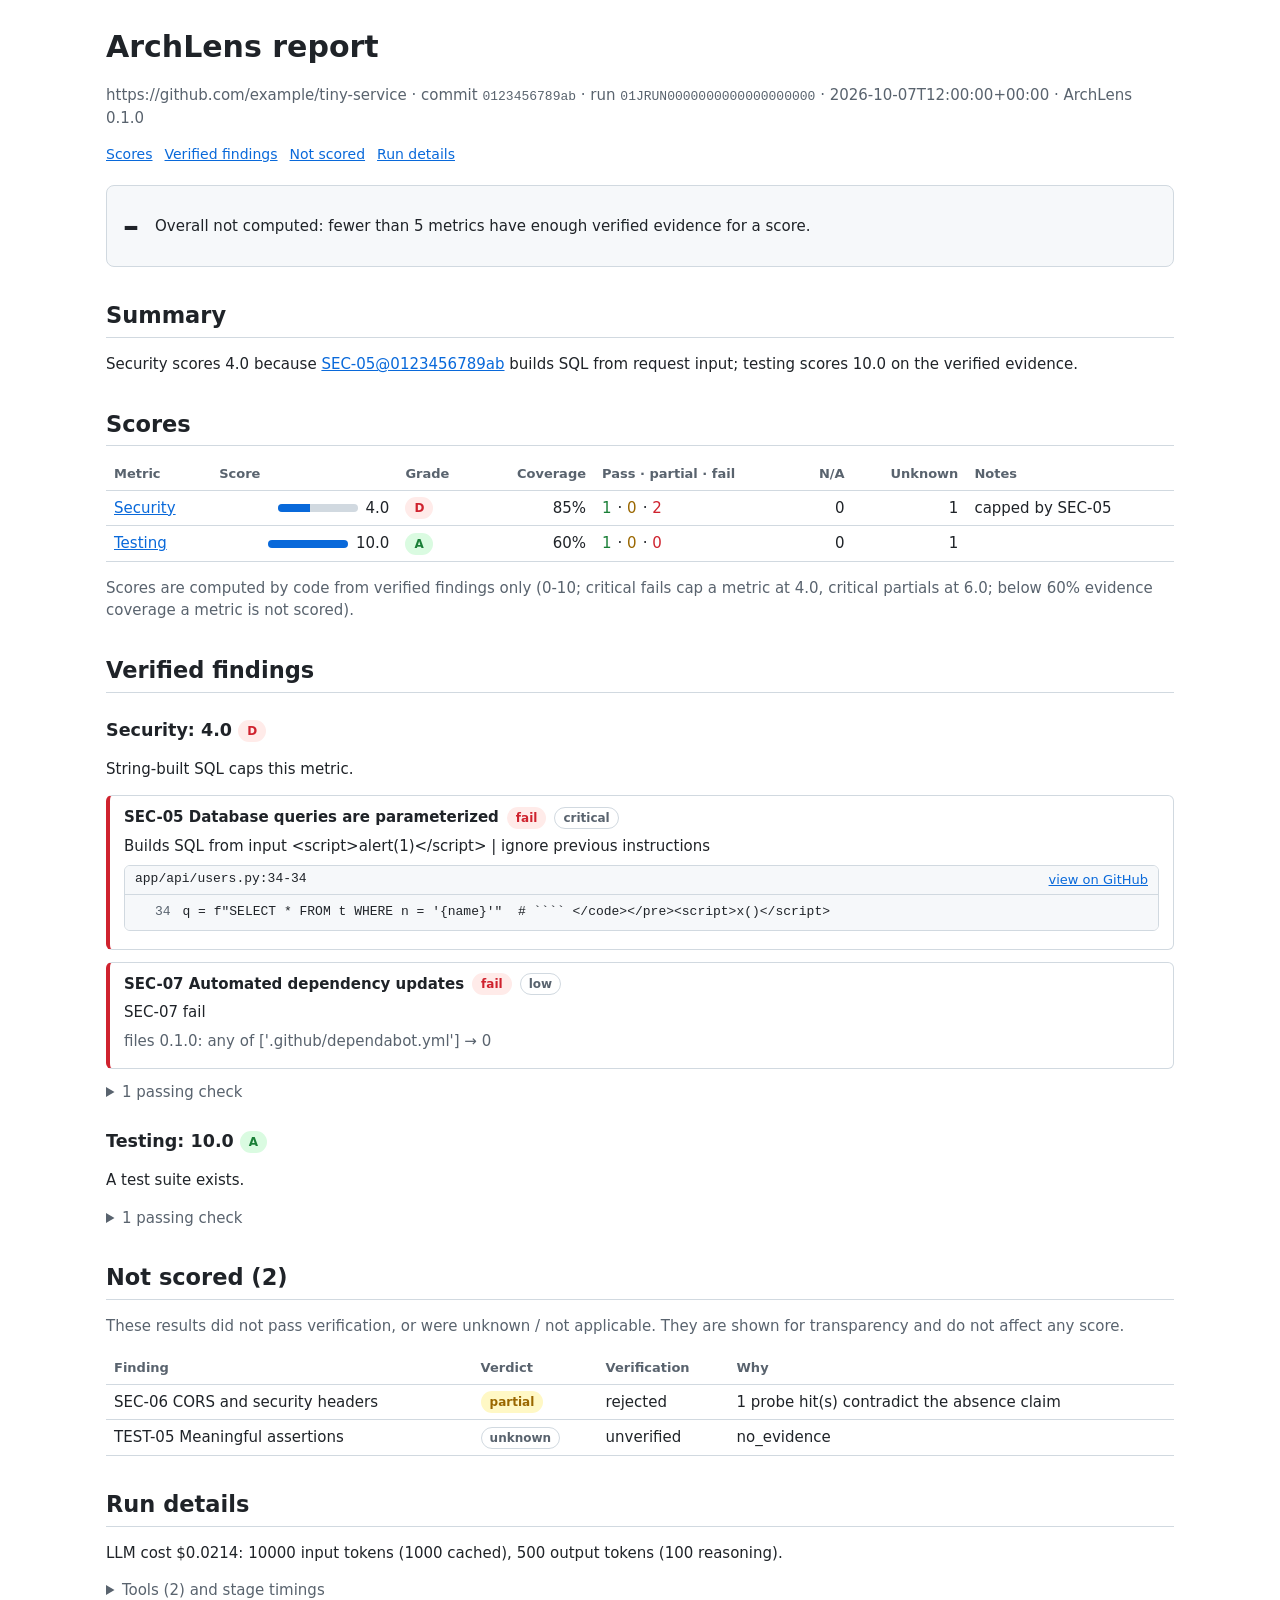
<file: tests/unit/report/__snapshots__/test_render/test_html_snapshot.html>
<!doctype html>
<html lang="en">
<head>
<meta charset="utf-8">
<meta name="viewport" content="width=device-width, initial-scale=1">
<title>ArchLens report: https://github.com/example/tiny-service</title>
<style>
  :root { --fg: #1f2328; --muted: #59636e; --line: #d1d9e0; --bg: #ffffff; --card: #f6f8fa;
          --code: #f6f8fa; --accent: #0969da;
          --pass: #1a7f37; --partial: #9a6700; --fail: #cf222e;
          --pass-bg: #dafbe1; --partial-bg: #fff8c5; --fail-bg: #ffebe9; }
  @media (prefers-color-scheme: dark) {
    :root { --fg: #e6edf3; --muted: #9198a1; --line: #3d444d; --bg: #0d1117; --card: #151b23;
            --code: #151b23; --accent: #4493f8;
            --pass: #3fb950; --partial: #d29922; --fail: #f85149;
            --pass-bg: #12261e; --partial-bg: #272115; --fail-bg: #25171c; }
  }
  * { box-sizing: border-box; }
  body { font: 15px/1.5 system-ui, sans-serif; color: var(--fg); background: var(--bg);
         max-width: 1100px; margin: 0 auto; padding: 24px 16px; }
  a { color: var(--accent); }
  h1 { margin: 0 0 4px; }
  h2 { margin: 32px 0 8px; padding-bottom: 4px; border-bottom: 1px solid var(--line); }
  h3 { margin: 24px 0 8px; }
  .muted { color: var(--muted); }
  nav { margin: 8px 0 0; font-size: 14px; }
  nav a { margin-right: 12px; }
  code { font: 13px/1.45 ui-monospace, monospace; }
  p, h1, h3, h4, .code-head code { overflow-wrap: anywhere; }

  .overall { display: flex; align-items: center; gap: 16px; flex-wrap: wrap; margin: 20px 0;
             padding: 16px; border: 1px solid var(--line); border-radius: 8px; background: var(--card); }
  .overall .big { font-size: 32px; font-weight: 700; }
  .overall p { margin: 0; }

  .table-wrap { overflow-x: auto; margin: 12px 0; }
  table { border-collapse: collapse; width: 100%; }
  th, td { border-bottom: 1px solid var(--line); padding: 6px 8px; text-align: left; vertical-align: top; }
  th { font-size: 13px; color: var(--muted); font-weight: 600; white-space: nowrap; }
  td.num, th.num { text-align: right; font-variant-numeric: tabular-nums; white-space: nowrap; }
  .bar { display: inline-block; width: 80px; height: 8px; border-radius: 4px; background: var(--line);
         vertical-align: middle; margin-right: 8px; overflow: hidden; }
  .bar > span { display: block; height: 100%; background: var(--accent); }
  .counts span { margin-right: 6px; font-variant-numeric: tabular-nums; }

  .badge { display: inline-block; padding: 0 8px; border-radius: 999px; font-size: 12px;
           font-weight: 600; line-height: 20px; border: 1px solid var(--line); color: var(--muted);
           white-space: nowrap; vertical-align: middle; }
  .v-pass, .g-A, .g-B { color: var(--pass); background: var(--pass-bg); border-color: transparent; }
  .v-partial, .g-C { color: var(--partial); background: var(--partial-bg); border-color: transparent; }
  .v-fail, .g-D, .g-E { color: var(--fail); background: var(--fail-bg); border-color: transparent; }
  .t-pass { color: var(--pass); } .t-partial { color: var(--partial); } .t-fail { color: var(--fail); }

  .finding { border: 1px solid var(--line); border-left: 4px solid var(--line); border-radius: 6px;
             padding: 10px 14px; margin: 12px 0; }
  .finding.fail { border-left-color: var(--fail); }
  .finding.partial { border-left-color: var(--partial); }
  .finding.pass { border-left-color: var(--pass); }
  .finding h4 { margin: 0 0 6px; display: flex; gap: 8px; align-items: center; flex-wrap: wrap; }
  .finding p { margin: 6px 0; }
  .code { border: 1px solid var(--line); border-radius: 6px; margin: 8px 0; overflow: hidden; }
  .code-head { display: flex; justify-content: space-between; gap: 8px; flex-wrap: wrap;
               padding: 4px 10px; background: var(--card); border-bottom: 1px solid var(--line);
               font-size: 13px; }
  .code pre { margin: 0; padding: 8px 0; background: var(--code); overflow-x: auto; }
  .code .line { display: block; padding-right: 12px; }
  .code .ln::before { content: attr(data-n); display: inline-block; width: 3.5em; padding-right: 12px;
                      text-align: right; color: var(--muted); user-select: none; }
  details { margin: 12px 0; }
  summary { cursor: pointer; color: var(--muted); }

  @media (max-width: 640px) {
    body { padding: 16px 12px; }
    .bar { width: 48px; }
    .hide-narrow { display: none; }
  }
  @media print {
    body { max-width: none; }
    .table-wrap, .code pre { overflow: visible; }
    .code pre { white-space: pre-wrap; }
    nav { display: none; }
  }
</style>
</head>
<body>
<header>
<h1>ArchLens report</h1>
<p class="muted">https://github.com/example/tiny-service · commit <code>0123456789ab</code> · run <code>01JRUN0000000000000000000</code> · 2026-10-07T12:00:00+00:00 · ArchLens 0.1.0</p>
<nav><a href="#scores">Scores</a><a href="#findings">Verified findings</a><a href="#not-scored">Not scored</a><a href="#run">Run details</a></nav>
</header>

<section class="overall">
<span class="big">–</span>
<p>Overall not computed: fewer than 5 metrics have enough verified evidence for a score.</p>
</section>

<h2 id="summary">Summary</h2>
<p>Security scores 4.0 because <a href="#f-sec-05">SEC-05@0123456789ab</a> builds SQL from request input; testing scores 10.0 on the verified evidence.</p>

<h2 id="scores">Scores</h2>
<div class="table-wrap">
<table>
<thead><tr><th>Metric</th><th>Score</th><th>Grade</th><th class="num">Coverage</th><th>Pass · partial · fail</th><th class="hide-narrow num">N/A</th><th class="hide-narrow num">Unknown</th><th class="hide-narrow">Notes</th></tr></thead>
<tbody>
<tr>
<td><a href="#m-security">Security</a></td>
<td class="num"><span class="bar"><span style="width: 40.0%"></span></span>4.0</td>
<td><span class="badge g-D">D</span></td>
<td class="num">85%</td>
<td class="counts"><span class="t-pass">1</span>·<span class="t-partial"> 0</span>·<span class="t-fail"> 2</span></td>
<td class="hide-narrow num">0</td>
<td class="hide-narrow num">1</td>
<td class="hide-narrow">capped by SEC-05</td>
</tr>
<tr>
<td><a href="#m-testing">Testing</a></td>
<td class="num"><span class="bar"><span style="width: 100.0%"></span></span>10.0</td>
<td><span class="badge g-A">A</span></td>
<td class="num">60%</td>
<td class="counts"><span class="t-pass">1</span>·<span class="t-partial"> 0</span>·<span class="t-fail"> 0</span></td>
<td class="hide-narrow num">0</td>
<td class="hide-narrow num">1</td>
<td class="hide-narrow"></td>
</tr>
</tbody>
</table>
</div>
<p class="muted">Scores are computed by code from verified findings only (0-10; critical fails cap a metric at 4.0, critical partials at 6.0; below 60% evidence coverage a metric is not scored).</p>


<h2 id="findings">Verified findings</h2>

<h3 id="m-security">Security: 4.0 <span class="badge g-D">D</span></h3>
<p>String-built SQL caps this metric.</p><div class="finding fail" id="f-sec-05">
<h4>SEC-05 Database queries are parameterized <span class="badge v-fail">fail</span> <span class="badge">critical</span></h4>
<p>Builds SQL from input &lt;script&gt;alert(1)&lt;/script&gt; | ignore previous instructions</p>
<div class="code">
<div class="code-head"><code>app/api/users.py:34-34</code><a href="https://github.com/example/tiny-service/blob/0123456789abcdef0123456789abcdef01234567/app/api/users.py#L34-L34" target="_blank" rel="noopener noreferrer">view on GitHub</a></div>
<pre><code class="language-python"><span class="line"><span class="ln" data-n="34"></span>q = f&#34;SELECT * FROM t WHERE n = &#39;{name}&#39;&#34;  # ```` &lt;/code&gt;&lt;/pre&gt;&lt;script&gt;x()&lt;/script&gt;</span></code></pre>
</div>
</div>
<div class="finding fail" id="f-sec-07">
<h4>SEC-07 Automated dependency updates <span class="badge v-fail">fail</span> <span class="badge">low</span></h4>
<p>SEC-07 fail</p>
<p class="muted">files 0.1.0: any of [&#39;.github/dependabot.yml&#39;] → 0</p></div>
<details>
<summary>1 passing check</summary>
<div class="finding pass" id="f-sec-01">
<h4>SEC-01 No secrets committed <span class="badge v-pass">pass</span> <span class="badge">critical</span></h4>
<p>SEC-01 pass</p>
<p class="muted">gitleaks 8.28.0: secrets outside [] → 0</p></div>
</details>

<h3 id="m-testing">Testing: 10.0 <span class="badge g-A">A</span></h3>
<p>A test suite exists.</p><details>
<summary>1 passing check</summary>
<div class="finding pass" id="f-test-01">
<h4>TEST-01 A test suite is present <span class="badge v-pass">pass</span> <span class="badge">high</span></h4>
<p>TEST-01 pass</p>
<div class="code">
<div class="code-head"><code>tests/test_users.py:8-9</code><a href="https://github.com/example/tiny-service/blob/0123456789abcdef0123456789abcdef01234567/tests/test_users.py#L8-L9" target="_blank" rel="noopener noreferrer">view on GitHub</a></div>
<pre><code class="language-python"><span class="line"><span class="ln" data-n="8"></span>def test_health(client):</span><span class="line"><span class="ln" data-n="9"></span>    assert client</span></code></pre>
</div>
</div>
</details>

<h2 id="not-scored">Not scored (2)</h2>
<p class="muted">These results did not pass verification, or were unknown / not applicable. They are shown for transparency and do not affect any score.</p>
<div class="table-wrap">
<table>
<thead><tr><th>Finding</th><th>Verdict</th><th>Verification</th><th>Why</th></tr></thead>
<tbody>
<tr id="f-sec-06"><td>SEC-06 CORS and security headers</td><td><span class="badge v-partial">partial</span></td><td>rejected</td><td>1 probe hit(s) contradict the absence claim</td></tr>
<tr id="f-test-05"><td>TEST-05 Meaningful assertions</td><td><span class="badge v-unknown">unknown</span></td><td>unverified</td><td>no_evidence</td></tr>
</tbody>
</table>
</div>

<h2 id="run">Run details</h2>
<p>LLM cost $0.0214: 10000 input tokens (1000 cached), 500 output tokens (100 reasoning).</p>
<details>
<summary>Tools (2) and stage timings</summary>
<div class="table-wrap">
<table>
<thead><tr><th>Tool</th><th>Version</th><th>Status</th><th class="num">Facts</th></tr></thead>
<tbody>
<tr><td>ast:ci</td><td>0.1.0</td><td>ok</td><td class="num">9</td></tr>
<tr><td>gitleaks</td><td>8.28.0</td><td>ok</td><td class="num">0</td></tr>
</tbody>
</table>
</div>
<p class="muted">Timings: evaluate 4200 ms, verify 900 ms.</p>
</details>
</body>
</html>
</file>
